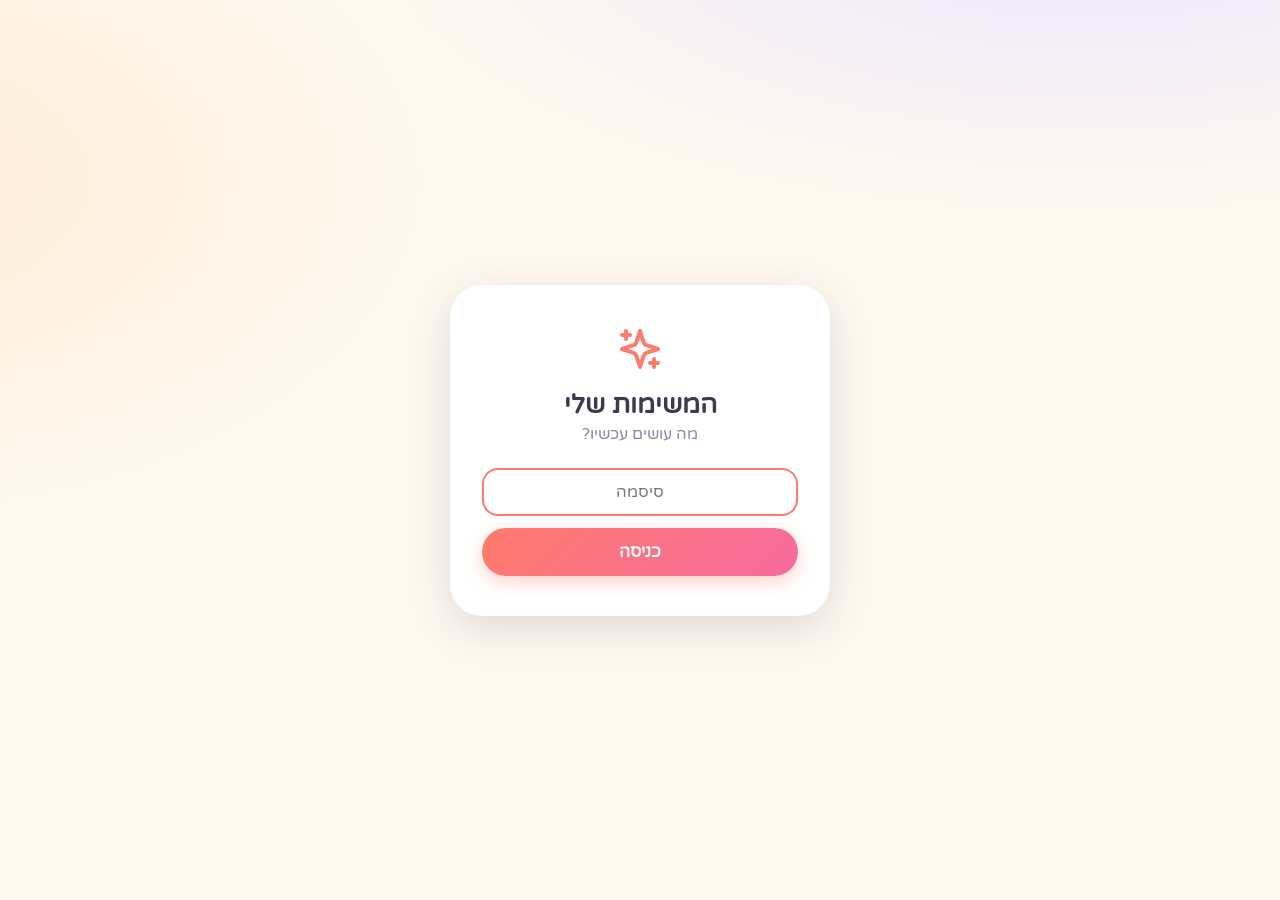
<file: index.html>
﻿<!DOCTYPE html>
<html lang="he" dir="rtl">
<head>
<meta charset="UTF-8">
<meta name="viewport" content="width=device-width, initial-scale=1, viewport-fit=cover">
<title>המשימות שלי</title>
<meta name="description" content="מערכת משימות אישית בהשראת GTD">
<meta name="theme-color" content="#FFF8F0">
<link rel="manifest" href="manifest.webmanifest">
<link rel="icon" href="icons/icon-192.png">
<link rel="apple-touch-icon" href="icons/icon-192.png">
<meta name="apple-mobile-web-app-capable" content="yes">
<meta name="apple-mobile-web-app-status-bar-style" content="default">
<link rel="preconnect" href="https://fonts.googleapis.com">
<link rel="preconnect" href="https://fonts.gstatic.com" crossorigin>
<link href="https://fonts.googleapis.com/css2?family=Varela+Round&display=swap" rel="stylesheet">
<link rel="stylesheet" href="css/style.css?v=47">
</head>
<body>

<!-- מסך כניסה -->
<div id="login-screen" class="login-screen hidden">
  <div class="login-card">
    <div class="login-logo" id="login-logo"></div>
    <h1>המשימות שלי</h1>
    <p class="login-sub">מה עושים עכשיו?</p>
    <form id="login-form">
      <!-- שם משתמש קבוע ונסתר: כדי שהדפדפן ישמור את הסיסמה בנפרד משאר האפליקציות ב-chepti.com -->
      <input type="text" name="username" autocomplete="username" value="tasks" readonly style="display:none">
      <input type="password" id="login-password" placeholder="סיסמה" autocomplete="current-password">
      <button type="submit" class="btn btn-primary btn-lg">כניסה</button>
    </form>
    <p id="login-error" class="login-error hidden">הסיסמה לא נכונה, נסי שוב</p>
  </div>
</div>

<!-- האפליקציה -->
<div id="app" class="app hidden">

  <header class="topbar">
    <div class="topbar-title">
      <span id="greeting">בוקר טוב</span>
      <button id="offline-badge" class="offline-badge hidden" type="button"></button>
    </div>
    <nav class="topnav" id="topnav"></nav>
    <div class="topbar-actions">
      <button class="icon-btn" id="btn-select" title="בחירה מרובה"></button>
      <button class="icon-btn" id="btn-search" title="חיפוש בכל המערכת"></button>
      <button class="icon-btn" id="btn-history" title="היסטוריה"></button>
      <button class="icon-btn" id="btn-settings" title="הגדרות"></button>
    </div>
  </header>

  <main id="main" class="main"></main>

  <footer class="app-footer">
    <a class="footer-credit" href="https://chepti.com" target="_blank" rel="noopener">
      <span id="footer-mark"></span>
      <span>חולמים תקשוב</span>
    </a>
    <button class="btn btn-ghost footer-feedback" id="btn-feedback">
      <span id="footer-fb-icon"></span> משוב
    </button>
  </footer>

  <nav class="bottomnav" id="bottomnav"></nav>

  <button class="fab" id="fab" title="משימה חדשה"></button>

  <!-- סרגל פעולות על כמה משימות שנבחרו -->
  <div class="bulk-bar hidden" id="bulk-bar">
    <span class="bulk-count" id="bulk-count"></span>
    <div class="bulk-actions">
      <button class="btn btn-primary" id="bulk-complete" title="סימון כבוצע"></button>
      <button class="btn btn-ghost" id="bulk-edit" title="הגדרות לכולן"></button>
      <button class="btn btn-danger" id="bulk-drop" title="מחיקה"></button>
      <button class="btn btn-ghost" id="bulk-cancel" title="ביטול בחירה"></button>
    </div>
  </div>
</div>

<!-- גיליון עריכת משימה -->
<div class="sheet-backdrop hidden" id="sheet-backdrop"></div>
<div class="sheet hidden" id="task-sheet"></div>

<!-- מודאל כללי (היסטוריה / הדבקה / הגדרות / פרויקט) -->
<div class="modal-backdrop hidden" id="modal-backdrop">
  <div class="modal" id="modal"></div>
</div>

<div id="toast" class="toast hidden"></div>
<canvas id="confetti-canvas"></canvas>

<script src="js/app.js?v=47"></script>
<script>
(function () {
  if (!('serviceWorker' in navigator)) return;
  var reloading = false;
  navigator.serviceWorker.addEventListener('controllerchange', function () {
    if (reloading) return;
    reloading = true;
    location.reload();
  });
  navigator.serviceWorker.getRegistrations().then(function (regs) {
    return Promise.all(regs.map(function (r) {
      var path = (r.scope || '').replace(location.origin, '');
      if (path === '/' || path === '') return r.unregister();
    }));
  }).then(function () {
    return navigator.serviceWorker.register('sw.js', { scope: './' });
  }).then(function (reg) {
    if (reg.waiting) reg.waiting.postMessage({ type: 'SKIP_WAITING' });
    reg.addEventListener('updatefound', function () {
      var nw = reg.installing;
      if (!nw) return;
      nw.addEventListener('statechange', function () {
        if (nw.state === 'installed' && navigator.serviceWorker.controller) {
          nw.postMessage({ type: 'SKIP_WAITING' });
        }
      });
    });
  }).catch(function () {});
})();
</script>
</body>
</html>
</file>
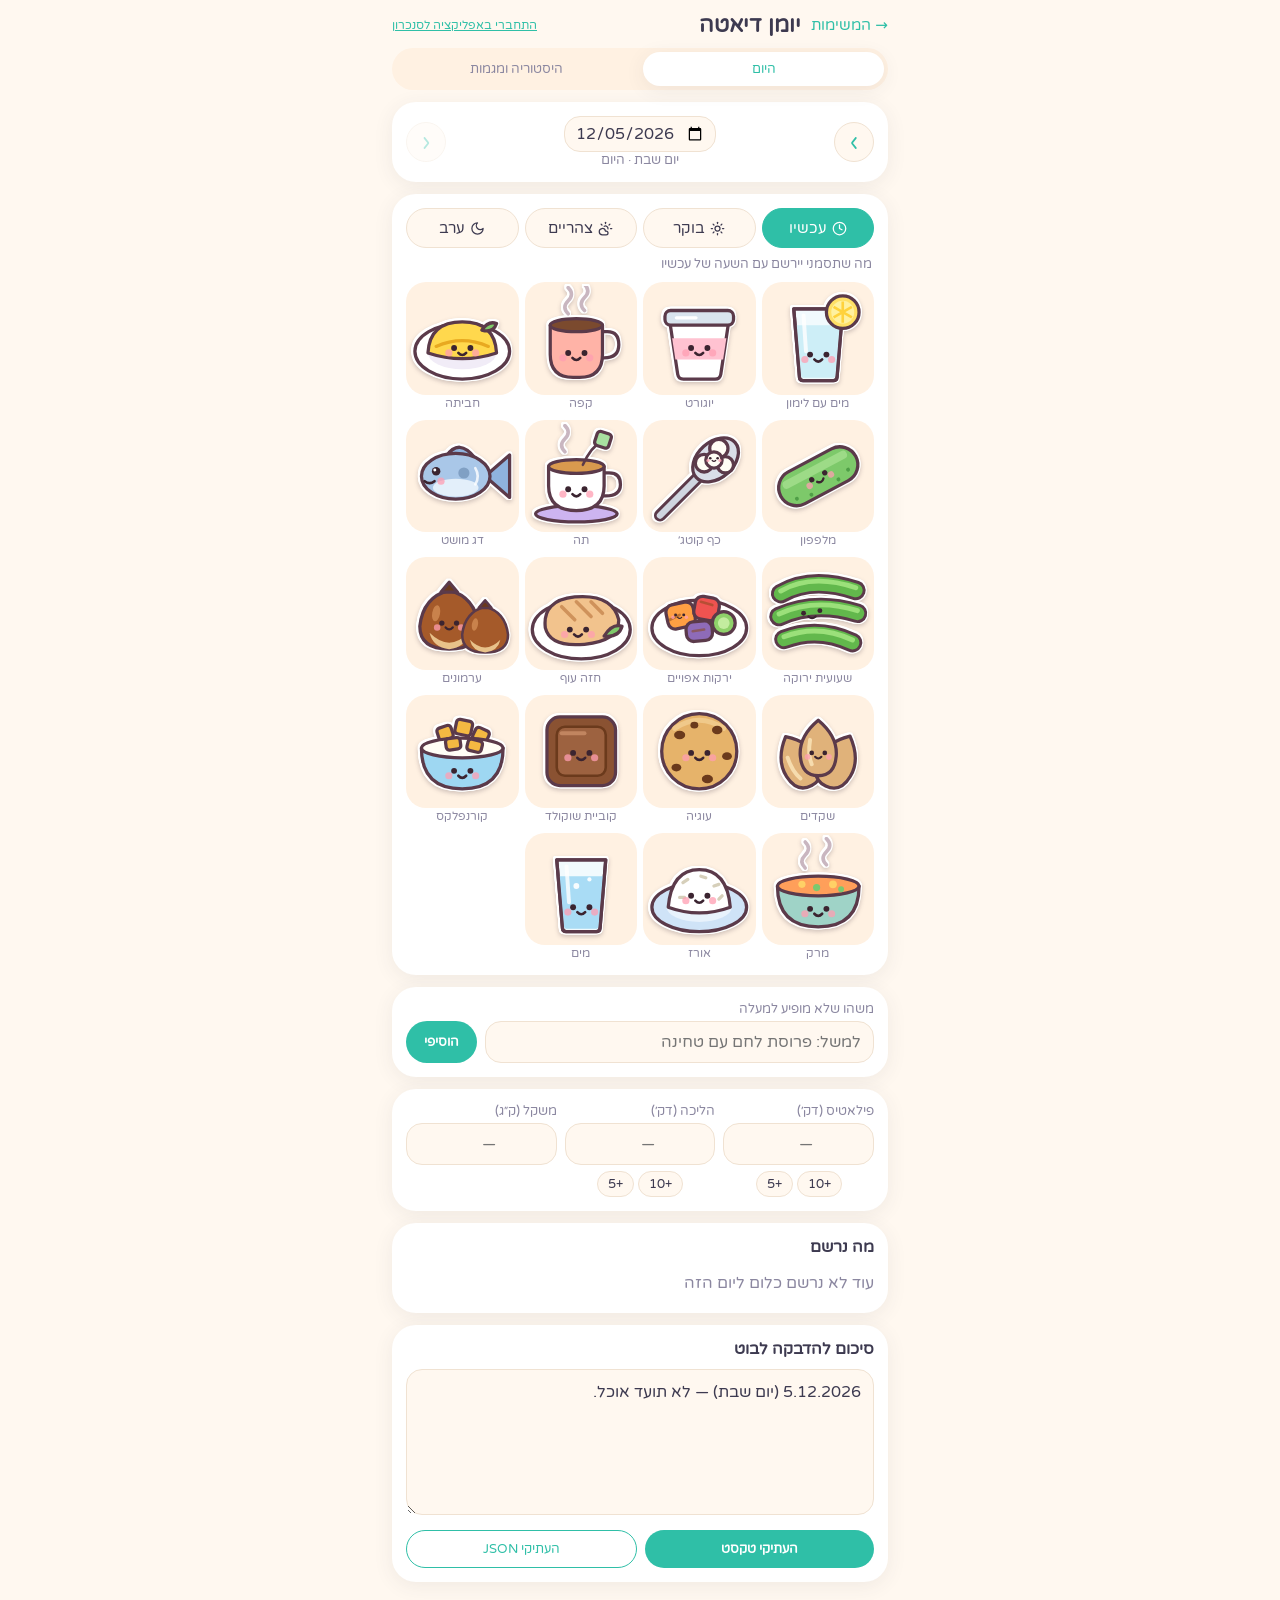
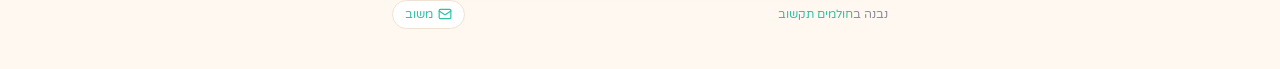
<file: diet.html>
<!DOCTYPE html>
<html lang="he" dir="rtl">
<head>
<meta charset="UTF-8">
<meta name="viewport" content="width=device-width, initial-scale=1, viewport-fit=cover">
<meta name="theme-color" content="#FFF8F0">
<title>יומן דיאטה</title>
<link rel="icon" type="image/png" href="icons/icon-192.png">
<link rel="preconnect" href="https://fonts.googleapis.com">
<link rel="preconnect" href="https://fonts.gstatic.com" crossorigin>
<link href="https://fonts.googleapis.com/css2?family=Varela+Round&display=swap" rel="stylesheet">
<link rel="stylesheet" href="diet/diet.css?v=1">
</head>
<body>
<div id="diet-app"></div>
<script type="module" src="diet/main.js?v=1"></script>
</body>
</html>
</file>
<file: css/style.css>
/* ============ המשימות שלי — עיצוב ============ */

:root {
  --bg: #FFF8F0;
  --bg-soft: #FFF1E2;
  --card: #FFFFFF;
  --ink: #3D3A50;
  --ink-soft: #8B87A0;
  --ink-faint: #C3C0D2;

  --coral: #FF7B6B;
  --coral-soft: #FFE3DE;
  --peach: #FFB25E;
  --peach-soft: #FFEDD6;
  --teal: #2FBFA7;
  --teal-soft: #D9F5EF;
  --lilac: #9B8CFF;
  --lilac-soft: #EAE6FF;
  --sky: #5BB8F5;
  --sky-soft: #DFF0FD;
  --rose: #F56BA0;
  --rose-soft: #FDE1EC;

  --shadow: 0 4px 20px rgba(61, 58, 80, .08);
  --shadow-lg: 0 12px 40px rgba(61, 58, 80, .16);
  --r-card: 24px;
  --r-pill: 999px;
  --nav-h: 68px;
}

* { box-sizing: border-box; margin: 0; padding: 0; }

html { -webkit-text-size-adjust: 100%; }

body {
  font-family: 'Varela Round', system-ui, sans-serif;
  background:
    radial-gradient(1200px 500px at 85% -10%, var(--lilac-soft) 0%, transparent 60%),
    radial-gradient(1000px 600px at -10% 20%, var(--peach-soft) 0%, transparent 55%),
    var(--bg);
  background-attachment: fixed;
  color: var(--ink);
  min-height: 100dvh;
  direction: rtl;
}

.hidden { display: none !important; }

svg { display: block; flex-shrink: 0; }

button {
  font-family: inherit;
  border: none;
  background: none;
  cursor: pointer;
  color: inherit;
}

input, textarea, select {
  font-family: inherit;
  font-size: 1rem;
  color: var(--ink);
  border: 2px solid transparent;
  background: var(--bg-soft);
  border-radius: 16px;
  padding: 12px 16px;
  width: 100%;
  outline: none;
  transition: border-color .15s, background .15s;
}
input:focus, textarea:focus, select:focus {
  border-color: var(--coral);
  background: #fff;
}
textarea { resize: vertical; min-height: 70px; }

/* ============ כפתורים ============ */

.btn {
  display: inline-flex;
  align-items: center;
  justify-content: center;
  gap: 8px;
  border-radius: var(--r-pill);
  padding: 10px 20px;
  font-size: .95rem;
  font-weight: 600;
  transition: transform .12s, box-shadow .12s, background .15s;
}
.btn:active { transform: scale(.96); }
.btn-primary {
  background: linear-gradient(135deg, var(--coral), var(--rose));
  color: #fff;
  box-shadow: 0 6px 18px rgba(255, 123, 107, .35);
}
.btn-primary:hover { box-shadow: 0 8px 24px rgba(255, 123, 107, .45); }
.btn-ghost { background: var(--bg-soft); color: var(--ink); border: 2px solid transparent; }
/* בתוך גיליון/מודאל הרקע לבן, ואז bg-soft לבד לא נראה כמו כפתור — מסגרת נותנת גוף */
.sheet .btn-ghost, .modal .btn-ghost { background: #fff; border-color: var(--ink-faint); }
.sheet .btn-ghost:hover, .modal .btn-ghost:hover { border-color: var(--coral); color: var(--coral); background: var(--coral-soft); }
.btn-ghost:hover { background: var(--coral-soft); }
.btn-lg { padding: 14px 28px; font-size: 1.05rem; width: 100%; }
.btn-danger { background: var(--coral-soft); color: #D8402F; }

.icon-btn {
  width: 42px; height: 42px;
  border-radius: var(--r-pill);
  display: inline-flex; align-items: center; justify-content: center;
  color: var(--ink-soft);
  background: rgba(255,255,255,.7);
  box-shadow: var(--shadow);
  transition: transform .12s, color .15s;
}
.icon-btn:hover { color: var(--coral); transform: scale(1.06); }
.icon-btn.on { color: #6A58E0; background: var(--lilac-soft); }
.bulk-bar .btn:disabled { opacity: .4; pointer-events: none; }

/* ============ מסך כניסה ============ */

.login-screen {
  position: fixed; inset: 0;
  display: flex; align-items: center; justify-content: center;
  padding: 24px;
  z-index: 100;
}
.login-card {
  background: var(--card);
  border-radius: 32px;
  box-shadow: var(--shadow-lg);
  padding: 40px 32px;
  width: 100%; max-width: 380px;
  text-align: center;
  animation: pop-in .35s cubic-bezier(.34,1.56,.64,1);
}
.login-logo { display: flex; justify-content: center; margin-bottom: 16px; color: var(--coral); }
.login-card h1 { font-size: 1.6rem; margin-bottom: 4px; }
.login-sub { color: var(--ink-soft); margin-bottom: 24px; }
.login-card input { text-align: center; margin-bottom: 12px; }
.login-error { color: #D8402F; margin-top: 12px; font-size: .9rem; }

/* ============ מבנה ============ */

.app { min-height: 100dvh; padding-bottom: calc(var(--nav-h) + 20px); }

.topbar {
  display: flex; align-items: center; justify-content: space-between;
  gap: 12px;
  padding: 18px 20px 10px;
  max-width: 1100px; margin: 0 auto;
}
.topbar-title { font-size: 1.35rem; font-weight: 600; white-space: nowrap; }
.topbar-actions { display: flex; gap: 8px; }

.topnav { display: none; gap: 6px; }

.main {
  max-width: 1100px;
  margin: 0 auto;
  padding: 10px 16px 40px;
}

/* ניווט תחתון — מובייל */
.bottomnav {
  position: fixed; bottom: 0; right: 0; left: 0;
  height: calc(var(--nav-h) + env(safe-area-inset-bottom));
  padding-bottom: env(safe-area-inset-bottom);
  background: rgba(255,255,255,.92);
  backdrop-filter: blur(14px);
  -webkit-backdrop-filter: blur(14px);
  box-shadow: 0 -4px 24px rgba(61,58,80,.10);
  display: flex; justify-content: space-around; align-items: center;
  z-index: 40;
}
.nav-item {
  display: flex; flex-direction: column; align-items: center; gap: 3px;
  color: var(--ink-soft);
  font-size: .72rem; font-weight: 600;
  padding: 8px 14px;
  border-radius: 18px;
  transition: color .15s, transform .12s;
}
.nav-item.active { color: var(--coral); }
.nav-item.active svg { transform: scale(1.1); }
.nav-item svg { transition: transform .15s; }

/* ניווט עליון — מחשב */
@media (min-width: 800px) {
  .bottomnav { display: none; }
  .app { padding-bottom: 40px; }
  .topnav { display: flex; }
  .topnav .nav-item {
    flex-direction: row; gap: 8px;
    font-size: .95rem;
    padding: 10px 18px;
    border-radius: var(--r-pill);
  }
  .topnav .nav-item.active { background: var(--coral-soft); }
}

/* כפתור צף */
.fab {
  position: fixed;
  bottom: calc(var(--nav-h) + 18px + env(safe-area-inset-bottom));
  left: 18px;
  width: 60px; height: 60px;
  border-radius: var(--r-pill);
  background: linear-gradient(135deg, var(--coral), var(--rose));
  color: #fff;
  display: flex; align-items: center; justify-content: center;
  box-shadow: 0 8px 24px rgba(255,123,107,.45);
  z-index: 41;
  transition: transform .15s;
}
.fab:hover { transform: scale(1.08) rotate(90deg); }
@media (min-width: 800px) { .fab { bottom: 28px; left: 28px; } }
.app.selecting .fab { display: none; }

/* סרגל bulk — מעל הניווט התחתון, מוסתר כשאין בחירה */
.bulk-bar {
  position: fixed;
  z-index: 45;
  right: 12px; left: 12px;
  bottom: calc(var(--nav-h) + 10px + env(safe-area-inset-bottom));
  background: rgba(255,255,255,.96);
  backdrop-filter: blur(14px);
  -webkit-backdrop-filter: blur(14px);
  border-radius: 22px;
  box-shadow: var(--shadow-lg);
  padding: 10px 12px;
  display: flex;
  align-items: center;
  gap: 8px;
  flex-wrap: wrap;
}
.bulk-bar .bulk-count {
  font-weight: 600;
  padding: 0 8px;
  color: #6A58E0;
  white-space: nowrap;
}
.bulk-bar .bulk-actions {
  display: flex; gap: 6px; flex: 1; justify-content: flex-end; flex-wrap: wrap;
}
.bulk-bar .btn { padding: 8px 14px; font-size: .85rem; }
.app.selecting .toast {
  bottom: calc(var(--nav-h) + 90px + env(safe-area-inset-bottom));
}
@media (min-width: 800px) {
  .bulk-bar {
    bottom: 24px;
    max-width: 760px;
    width: calc(100% - 48px);
    margin: 0 auto;
  }
  .app.selecting .toast { bottom: 100px; }
}

/* ============ צ'יפים ופילים ============ */

.chips { display: flex; flex-wrap: wrap; gap: 8px; }

/* כבוי = לבן עם מסגרת נראית וטקסט כהה; דלוק = מלא בצבע עם צל.
   בלי המסגרת הצ'יפים הכבויים נבלעים ברקע הקרם ואי אפשר לראות מה נבחר. */
.chip {
  display: inline-flex; align-items: center; gap: 6px;
  border-radius: var(--r-pill);
  padding: 7px 14px;
  font-size: .85rem; font-weight: 600;
  background: var(--card);
  color: var(--ink);
  border: 2px solid var(--ink-faint);
  box-shadow: var(--shadow);
  transition: all .15s;
  white-space: nowrap;
}
.chip svg { color: var(--ink-soft); }
button.chip:hover { transform: translateY(-1px); border-color: var(--ink-soft); }
/* טקסט כהה ולא לבן: הפלטה פסטלית, ולבן עליה נותן יחס קונטרסט ~2.2 (בלתי קריא).
   כהה על אותו פסטל מגיע ל-4:1 עד 6:1 בלי לשנות את הצבעוניות של האפליקציה. */
.chip.on {
  color: var(--ink);
  border-color: transparent;
  box-shadow: 0 4px 14px rgba(61, 58, 80, .25);
}
.chip.on svg { color: var(--ink); }
.chip.on.c-coral { background: var(--coral); }
.chip.on.c-teal  { background: var(--teal); }
.chip.on.c-lilac { background: var(--lilac); }
.chip.on.c-sky   { background: var(--sky); }
.chip.on.c-peach { background: var(--peach); }
.chip.on.c-rose  { background: var(--rose); }
/* לילך וורוד היו כהים מדי לטקסט כהה (3.9) — גוון בהיר במקצת מביא אותם ל-4.9 */
.chip.on.c-lilac { background: #AEA0FF; }
.chip.on.c-rose  { background: #F98AB6; }
/* דגימות צבע (בורר צבע לפרויקט/אפליקציה) — הצבע עצמו הוא התוכן, בלי מסגרת */
.chip[data-color] { border-color: transparent; }

/* תגית קטנה על כרטיס משימה */
.tag {
  display: inline-flex; align-items: center; gap: 4px;
  border-radius: var(--r-pill);
  padding: 3px 10px;
  font-size: .72rem; font-weight: 600;
}
.tag.t-coral { background: var(--coral-soft); color: #D8402F; }
.tag.t-teal  { background: var(--teal-soft);  color: #12907B; }
.tag.t-lilac { background: var(--lilac-soft); color: #6A58E0; }
.tag.t-sky   { background: var(--sky-soft);   color: #1F7FC4; }
.tag.t-peach { background: var(--peach-soft); color: #C77518; }
.tag.t-rose  { background: var(--rose-soft);  color: #D14383; }
.tag.t-gray  { background: var(--bg-soft);    color: var(--ink-soft); }

/* ============ קטעים וכרטיסים ============ */

.section-title {
  display: flex; align-items: center; gap: 8px;
  font-size: 1.05rem; font-weight: 600;
  color: var(--ink);
  margin: 22px 4px 10px;
}
.section-title .count {
  background: var(--bg-soft); color: var(--ink-soft);
  border-radius: var(--r-pill);
  font-size: .75rem; padding: 2px 10px;
}

.card {
  background: var(--card);
  border-radius: var(--r-card);
  box-shadow: var(--shadow);
  padding: 18px;
}

/* משימה */
.task-list { display: flex; flex-direction: column; gap: 10px; }

.task-card {
  display: flex; align-items: flex-start; gap: 12px;
  background: var(--card);
  border-radius: 20px;
  box-shadow: var(--shadow);
  padding: 14px 16px;
  cursor: pointer;
  transition: transform .12s, box-shadow .15s, opacity .3s;
  animation: rise-in .25s ease both;
}
.task-card:hover { transform: translateY(-2px); box-shadow: var(--shadow-lg); }

.task-card.completing {
  animation: complete-pop .5s ease forwards;
}
@keyframes complete-pop {
  30% { transform: scale(1.03); background: var(--teal-soft); }
  100% { transform: scale(.9); opacity: 0; height: 0; }
}

.check-circle {
  width: 30px; height: 30px;
  min-width: 30px;
  border-radius: 50%;
  border: 2.5px solid var(--ink-faint);
  display: flex; align-items: center; justify-content: center;
  color: transparent;
  transition: all .15s;
  margin-top: 2px;
}
.check-circle:hover { border-color: var(--teal); background: var(--teal-soft); color: var(--teal); }
.check-circle.checked { border-color: var(--teal); background: var(--teal); color: #fff; }

.task-body { flex: 1; min-width: 0; }
.task-title { font-size: 1rem; line-height: 1.35; word-break: break-word; }
/* עומד בפני עצמו כדי שיחול גם על שורות "בוצעו" בתוך פרויקט, לא רק על כרטיס משימה */
.done-text { text-decoration: line-through; color: var(--ink-soft); }
.task-notes { font-size: .82rem; color: var(--ink-soft); margin-top: 3px; white-space: pre-line; }
.task-tags { display: flex; flex-wrap: wrap; align-items: center; gap: 5px; margin-top: 8px; }
.tag-sep {
  color: var(--ink-faint);
  font-weight: 400;
  padding: 0 3px;
  font-size: .85rem;
  line-height: 1;
}

/* כוכב וירח זה לצד זה בסוף השורה, בגודל של עיגול הביצוע — קל ללחוץ בטלפון */
.task-side { display: flex; flex-direction: row; align-items: center; gap: 6px; margin-top: 2px; }

.star-btn, .defer-btn {
  width: 30px; height: 30px;
  min-width: 30px;
  padding: 0;
  border-radius: 50%;
  display: flex; align-items: center; justify-content: center;
  color: var(--ink-faint);
  transition: color .15s, transform .15s, background .15s;
}
.star-btn:hover { transform: scale(1.12); background: var(--peach-soft); color: var(--peach); }
.star-btn.on { color: var(--peach); }
.defer-btn:hover { transform: scale(1.12); background: var(--lilac-soft); color: var(--lilac); }

/* פופ־אובר "לא מתאים עכשיו" */
.defer-pop {
  position: absolute;
  background: var(--card);
  border-radius: 20px;
  box-shadow: var(--shadow-lg);
  padding: 10px;
  z-index: 60;
  display: flex; flex-direction: column; gap: 4px;
  min-width: 210px;
  animation: pop-in .18s cubic-bezier(.34,1.56,.64,1);
}
.defer-pop button {
  display: flex; align-items: center; gap: 10px;
  padding: 10px 12px;
  border-radius: 14px;
  font-size: .9rem; font-weight: 600;
  color: var(--ink);
  text-align: right;
}
.defer-pop button:hover { background: var(--bg-soft); }
.defer-pop button svg { color: var(--ink-soft); }

/* ============ תצוגת "עכשיו" ============ */

.now-hero {
  background: linear-gradient(135deg, var(--lilac-soft), var(--sky-soft));
  border-radius: var(--r-card);
  padding: 20px;
  margin-bottom: 16px;
}
.now-hero h2 { font-size: 1.15rem; margin-bottom: 12px; display: flex; align-items: center; gap: 8px; }
.filter-row { display: flex; align-items: center; gap: 8px; margin-bottom: 10px; flex-wrap: wrap; }
.filter-row:last-child { margin-bottom: 0; }
.filter-label {
  font-size: .8rem; font-weight: 600; color: var(--ink-soft);
  min-width: 52px;
  display: flex; align-items: center; gap: 4px;
}

.empty-state {
  text-align: center;
  padding: 48px 20px;
  color: var(--ink-soft);
}
.empty-state svg { margin: 0 auto 14px; color: var(--ink-faint); }
.empty-state p { font-size: 1rem; }
.empty-state .sub { font-size: .85rem; margin-top: 6px; color: var(--ink-faint); }

/* ============ פרויקטים ============ */

.projects-grid { display: grid; grid-template-columns: 1fr; gap: 14px; }
@media (min-width: 800px) { .projects-grid { grid-template-columns: 1fr 1fr; } }

.project-card { padding: 18px; }
.project-head { display: flex; align-items: center; gap: 10px; cursor: pointer; }
.project-dot { width: 14px; height: 14px; border-radius: 50%; }
.project-name { font-size: 1.05rem; font-weight: 600; flex: 1; }
.project-meta { font-size: .78rem; color: var(--ink-soft); }
.project-chevron { color: var(--ink-faint); transition: transform .2s; }
.project-card.open .project-chevron { transform: rotate(180deg); }

.progress-track {
  height: 8px; border-radius: var(--r-pill);
  background: var(--bg-soft);
  margin: 12px 0 4px;
  overflow: hidden;
}
.progress-fill {
  height: 100%;
  border-radius: var(--r-pill);
  background: linear-gradient(90deg, var(--teal), var(--sky));
  transition: width .4s ease;
}

.project-tasks { margin-top: 14px; display: flex; flex-direction: column; gap: 8px; }
.project-add {
  display: flex; gap: 8px; margin-top: 12px;
}
.project-add input { padding: 9px 14px; font-size: .9rem; }

/* ============ נצחונות ============ */

.wins-hero {
  background: linear-gradient(135deg, var(--peach-soft), var(--rose-soft));
  border-radius: var(--r-card);
  padding: 24px 20px;
  text-align: center;
  margin-bottom: 18px;
}
.wins-hero .big-num {
  font-size: 3rem; font-weight: 600;
  background: linear-gradient(135deg, var(--coral), var(--rose));
  -webkit-background-clip: text; background-clip: text;
  -webkit-text-fill-color: transparent;
  line-height: 1.1;
}
.wins-hero .label { color: var(--ink-soft); font-size: .95rem; }
.wins-stats { display: flex; justify-content: center; gap: 10px; margin-top: 14px; flex-wrap: wrap; }
.stat-pill {
  background: rgba(255,255,255,.75);
  border-radius: var(--r-pill);
  padding: 8px 16px;
  font-size: .85rem; font-weight: 600;
  display: flex; align-items: center; gap: 6px;
}
.celebrate-btn { margin-top: 16px; }

.day-group { margin-bottom: 20px; }
.day-head {
  display: flex; align-items: center; gap: 8px;
  font-weight: 600; color: var(--ink-soft);
  margin: 0 4px 8px;
  font-size: .92rem;
}
.day-head .day-count {
  background: var(--teal-soft); color: #12907B;
  border-radius: var(--r-pill); padding: 1px 9px; font-size: .75rem;
}

.win-card {
  display: flex; align-items: center; gap: 10px;
  background: var(--card);
  border-radius: 18px;
  box-shadow: var(--shadow);
  padding: 11px 14px;
  margin-bottom: 8px;
}
.win-check { color: var(--teal); }
/* נצחון שהגיע מרשימת רעיונות — קו צד עדין שמבדיל בלי להסיח */
.win-card.from-app { border-inline-start: 3px solid var(--lilac); }
.win-title { flex: 1; font-size: .95rem; }
.win-time { font-size: .72rem; color: var(--ink-faint); }
.win-undo { color: var(--ink-faint); padding: 4px; }
.win-undo:hover { color: var(--coral); }

/* ============ מלאי (הכל) ============ */

.quick-add {
  display: flex; gap: 8px;
  margin-bottom: 18px;
  position: sticky; top: 8px; z-index: 10;
}
.quick-add input {
  box-shadow: var(--shadow);
  background: var(--card);
  border-radius: var(--r-pill);
  padding: 13px 20px;
}
.quick-add .btn { min-width: 52px; padding: 10px; border-radius: var(--r-pill); }

/* ============ גיליון תחתון (עריכה) ============ */

.sheet-backdrop, .modal-backdrop {
  position: fixed; inset: 0;
  background: rgba(61,58,80,.35);
  backdrop-filter: blur(3px);
  z-index: 70;
  animation: fade-in .2s ease;
}

.sheet {
  position: fixed;
  bottom: 0; right: 0; left: 0;
  background: var(--card);
  border-radius: 28px 28px 0 0;
  box-shadow: var(--shadow-lg);
  z-index: 71;
  max-height: 88dvh;
  overflow-y: auto;
  padding: 10px 20px calc(24px + env(safe-area-inset-bottom));
  animation: slide-up .25s cubic-bezier(.3,1.2,.5,1);
}
@media (min-width: 800px) {
  .sheet {
    right: 50%; left: auto; bottom: auto; top: 50%;
    transform: translate(50%, -50%);
    width: 560px;
    border-radius: 28px;
    animation: pop-in .22s cubic-bezier(.34,1.56,.64,1);
  }
}
.sheet-handle {
  width: 44px; height: 5px; border-radius: var(--r-pill);
  background: var(--ink-faint);
  margin: 6px auto 14px;
}
@media (min-width: 800px) { .sheet-handle { display: none; } }

.sheet h3 { font-size: 1.1rem; margin-bottom: 14px; }
.field { margin-bottom: 14px; }
.field-label {
  font-size: .8rem; font-weight: 600; color: var(--ink-soft);
  margin-bottom: 6px;
  display: flex; align-items: center; gap: 5px;
}
/* חובה :not(.on) — אחרת הכלל הזה (שמופיע מאוחר יותר בקובץ, באותה עדיפות)
   דורס את background של .chip.on.c-* והצ'יפ הנבחר יוצא רקע בהיר עם טקסט לבן. */
.field .chips .chip:not(.on) { box-shadow: none; background: #fff; }
.field .chips .chip.on { box-shadow: 0 3px 10px rgba(61, 58, 80, .2); }
.sheet-actions {
  display: flex; gap: 10px; margin-top: 20px;
  align-items: center;
}
.sheet-actions .btn-primary { flex: 1; }

.row-2 { display: grid; grid-template-columns: 1fr 1fr; gap: 10px; }

/* ============ מודאל ============ */

.modal-backdrop { display: flex; align-items: center; justify-content: center; padding: 20px; }
.modal {
  background: var(--card);
  border-radius: 28px;
  box-shadow: var(--shadow-lg);
  width: 100%; max-width: 640px;
  max-height: 84dvh;
  overflow-y: auto;
  padding: 24px;
  animation: pop-in .22s cubic-bezier(.34,1.56,.64,1);
}
.modal h3 { display: flex; align-items: center; gap: 8px; margin-bottom: 16px; }

.history-item {
  display: flex; align-items: center; gap: 10px;
  padding: 10px 4px;
  border-bottom: 1px solid var(--bg-soft);
  font-size: .88rem;
}
.history-item .h-what { flex: 1; min-width: 0; }
.history-item .h-title { font-weight: 600; overflow: hidden; text-overflow: ellipsis; white-space: nowrap; }
.history-item .h-meta { color: var(--ink-soft); font-size: .75rem; }
.history-item .btn { padding: 6px 14px; font-size: .8rem; }

/* ============ טוסט ============ */

.toast {
  position: fixed;
  bottom: calc(var(--nav-h) + 20px + env(safe-area-inset-bottom));
  right: 50%;
  transform: translateX(50%);
  background: var(--ink);
  color: #fff;
  border-radius: var(--r-pill);
  padding: 12px 22px;
  font-size: .9rem;
  box-shadow: var(--shadow-lg);
  z-index: 90;
  display: flex; align-items: center; gap: 10px;
  animation: rise-in .25s ease;
}
.toast .toast-action { color: var(--peach); font-weight: 600; }

/* ============ קונפטי ============ */

#confetti-canvas {
  position: fixed; inset: 0;
  pointer-events: none;
  z-index: 95;
}

/* ============ הדרכות ============ */

.offline-badge {
  display: inline-flex; align-items: center; gap: 5px;
  background: var(--peach-soft); color: #C77518;
  border: 2px solid transparent;
  border-radius: var(--r-pill);
  padding: 4px 12px;
  font-size: .72rem; font-weight: 600;
  margin-inline-start: 10px;
  vertical-align: middle;
  cursor: pointer;
  transition: all .15s;
}
.offline-badge:hover { border-color: var(--peach); transform: translateY(-1px); }
.offline-badge.has-failed { background: var(--coral-soft); color: #C43A28; }
.offline-badge.has-failed:hover { border-color: var(--coral); }

/* פאנל סנכרון */
.sync-summary {
  border-radius: 14px; padding: 10px 14px; margin-bottom: 12px;
  font-size: .88rem; font-weight: 600;
}
.sync-summary.ok { background: var(--teal-soft); color: #12907B; }
.sync-summary.bad { background: var(--coral-soft); color: #C43A28; }
.sync-row {
  display: flex; align-items: flex-start; gap: 8px;
  padding: 9px 10px; margin-bottom: 6px;
  border-radius: 14px;
  background: var(--bg-soft);
  border-inline-start: 3px solid var(--peach);
}
.sync-row.failed { background: var(--coral-soft); border-inline-start-color: var(--coral); }
.sync-main { flex: 1; min-width: 0; }
.sync-what { font-weight: 600; font-size: .9rem; }
.sync-detail {
  font-size: .82rem; color: var(--ink); margin-top: 3px;
  white-space: pre-wrap; word-break: break-word;
}
.sync-meta { font-size: .74rem; color: var(--ink-soft); margin-top: 4px; }
.sync-err { color: #C43A28; font-weight: 600; }
.sync-row .icon-btn { width: 30px; height: 30px; box-shadow: none; background: rgba(255,255,255,.7); flex-shrink: 0; }

/* משימות שבוצעו בתוך פרויקט */
.project-tasks.done-list { opacity: .8; margin-top: 6px; }

.training-strip {
  display: flex; align-items: center; gap: 10px;
  width: 100%;
  background: var(--card);
  border-radius: var(--r-pill);
  box-shadow: var(--shadow);
  padding: 11px 18px;
  margin-bottom: 14px;
  color: var(--ink);
  font-size: .9rem; font-weight: 600;
  transition: transform .12s, box-shadow .15s;
}
.training-strip:hover { transform: translateY(-1px); box-shadow: var(--shadow-lg); }
.training-strip svg { color: var(--lilac); }
.strip-main { flex: 1; text-align: right; overflow: hidden; text-overflow: ellipsis; white-space: nowrap; }
.strip-when { color: var(--ink-soft); font-size: .78rem; white-space: nowrap; }

.training-hero {
  background: linear-gradient(135deg, var(--lilac-soft), var(--rose-soft));
  border-radius: var(--r-card);
  padding: 22px 20px;
  margin-bottom: 18px;
  cursor: pointer;
  transition: transform .12s, box-shadow .15s;
}
.training-hero:hover { transform: translateY(-2px); box-shadow: var(--shadow-lg); }
.training-hero-top { display: flex; gap: 8px; margin-bottom: 10px; }
.training-hero h2 { font-size: 1.35rem; margin-bottom: 10px; }
.training-hero-meta {
  display: flex; flex-wrap: wrap; gap: 14px;
  color: var(--ink-soft); font-size: .9rem; font-weight: 600;
}
.training-hero-meta span { display: inline-flex; align-items: center; gap: 5px; }
.training-hero-msg {
  margin-top: 12px;
  background: rgba(255,255,255,.6);
  border-radius: 14px;
  padding: 10px 14px;
  font-size: .88rem;
  display: flex; align-items: center; gap: 7px;
}
.training-hero-actions { display: flex; flex-wrap: wrap; gap: 8px; margin-top: 14px; }
.hero-btn { background: rgba(255,255,255,.75); font-size: .85rem; padding: 8px 16px; }

.training-card { cursor: pointer; padding: 15px 16px; }
.training-card:hover { transform: translateY(-2px); box-shadow: var(--shadow-lg); }
.training-head { display: flex; gap: 10px; }
.training-topic { font-size: 1.02rem; font-weight: 600; }
.training-meta { display: flex; flex-wrap: wrap; gap: 5px; margin-top: 7px; }
.training-contact {
  display: flex; align-items: center; gap: 6px;
  color: var(--ink-soft); font-size: .82rem; margin-top: 7px;
}
.training-actions {
  display: flex; flex-wrap: wrap; gap: 6px;
  margin-top: 12px;
  padding-top: 12px;
  border-top: 1px dashed var(--bg-soft);
}

.pill-toggle {
  display: inline-flex; align-items: center; gap: 6px;
  border-radius: var(--r-pill);
  padding: 8px 15px;
  font-size: .82rem; font-weight: 600;
  background: #fff;
  color: var(--ink);
  border: 2px solid var(--ink-faint);
  transition: all .15s;
}
.pill-toggle svg { color: var(--ink-soft); }
.pill-toggle:hover { transform: translateY(-1px); border-color: var(--teal); }
/* גם כאן טקסט כהה — לבן על טורקיז פסטלי נותן 2.3 בלבד, כהה נותן 4.8 */
.pill-toggle.on { background: var(--teal); color: var(--ink); border-color: var(--teal); box-shadow: 0 4px 12px rgba(47,191,167,.35); }
.pill-toggle.on svg { color: var(--ink); }
.pill-toggle.small { padding: 7px 11px; }
@media (max-width: 500px) {
  .pill-toggle.small .fu-label { display: none; }
}

.finished-toggle { font-family: inherit; font-size: 1.05rem; }

.sheet-section {
  display: flex; align-items: center; gap: 7px;
  font-weight: 600; font-size: .95rem;
  color: var(--ink);
  margin: 20px 0 10px;
  padding-bottom: 6px;
  border-bottom: 2px solid var(--bg-soft);
}
.sheet-section svg { color: var(--coral); }

.url-row { display: flex; gap: 8px; align-items: center; }
.url-row input { flex: 1; }
.url-row .icon-btn { flex-shrink: 0; }

.check-row {
  display: flex; align-items: center; gap: 9px;
  padding: 9px 4px;
  font-size: .92rem;
  cursor: pointer;
}
.check-row input[type="checkbox"] {
  width: 20px; height: 20px;
  accent-color: var(--teal);
  flex-shrink: 0;
}
.check-row svg { color: var(--ink-soft); }

.day-hint {
  color: var(--lilac); font-size: .82rem; font-weight: 600;
  margin: -6px 4px 10px;
  min-height: 1em;
}

.gcal-btn { width: 100%; margin-bottom: 10px; }

.gcal-box {
  display: flex; gap: 12px;
  background: var(--bg-soft);
  border-radius: 18px;
  padding: 14px 16px;
  margin-bottom: 12px;
  font-size: .9rem; line-height: 1.5;
}
.gcal-num {
  width: 28px; height: 28px; flex-shrink: 0;
  border-radius: 50%;
  background: var(--lilac); color: #fff;
  display: flex; align-items: center; justify-content: center;
  font-weight: 600;
}
.gcal-box input[readonly] { font-size: .8rem; background: #fff; }

/* ---- טופס הדרכה קומפקטי ---- */
.sheet-topbar {
  display: flex; align-items: center; justify-content: space-between;
  gap: 8px; margin-bottom: 6px;
}
.sheet-topbar h3 { margin: 0; flex: 1; text-align: center; font-size: 1.12rem; }
.corner-btn {
  width: 38px; height: 38px; flex-shrink: 0;
  border-radius: 50%;
  display: flex; align-items: center; justify-content: center;
  color: var(--ink-soft); background: var(--bg-soft);
  transition: transform .12s, background .15s, color .15s;
}
.corner-btn:hover { transform: scale(1.06); }
.corner-btn.danger { color: #D8402F; background: var(--coral-soft); }
/* כמה כפתורי פינה יחד (העתקה + מחיקה) בלי לשבור את מרכוז הכותרת */
.corner-group { display: flex; align-items: center; gap: 6px; flex-shrink: 0; }

.sheet-divider {
  display: flex; align-items: center; gap: 10px;
  margin: 16px 0 9px;
  color: var(--ink); font-weight: 600; font-size: .88rem;
}
.sheet-divider::before, .sheet-divider::after {
  content: ''; height: 1.5px; flex: 1; border-radius: 2px;
  background: var(--bg-soft);
}
.sheet-divider span { display: inline-flex; align-items: center; gap: 6px; white-space: nowrap; }
.sheet-divider span svg { color: var(--coral); }

.tgrid { display: grid; grid-template-columns: repeat(3, 1fr); gap: 9px 10px; }
.tgrid.c2 { grid-template-columns: 1fr 1fr; }
.cell { display: flex; flex-direction: column; gap: 4px; grid-column: span 1; min-width: 0; }
.cell.full { grid-column: 1 / -1; }
.cell-label {
  font-size: .72rem; font-weight: 600; color: var(--ink-soft);
  display: flex; align-items: center; gap: 4px;
  padding-inline-start: 3px;
}
.cell-label svg { color: var(--ink-faint); }
.cell input, .cell textarea {
  padding: 9px 12px; border-radius: 12px; font-size: .92rem;
}
.cell textarea { min-height: 42px; resize: none; overflow: hidden; line-height: 1.45; }

.seg {
  display: flex; gap: 4px;
  background: var(--bg-soft);
  border-radius: 13px; padding: 4px;
}
.seg-btn {
  flex: 1;
  display: flex; align-items: center; justify-content: center; gap: 5px;
  padding: 9px 6px; border-radius: 10px;
  font-size: .85rem; font-weight: 600;
  color: var(--ink-soft);
  transition: all .15s;
}
.seg-btn.on { color: var(--ink); box-shadow: 0 3px 10px rgba(61,58,80,.2); }
.seg-btn.on svg { color: var(--ink); }
.seg-btn.on.c-sky   { background: var(--sky); }
.seg-btn.on.c-lilac { background: #AEA0FF; }
.seg-btn.on.c-teal  { background: var(--teal); }

.pill-row { display: flex; flex-wrap: wrap; gap: 7px; margin-top: 6px; }

/* ---- פריסת מחשב רחבה: תוכן במרכז, מאפיינים בצד ---- */
.t-form { display: flex; flex-direction: column; }
.t-top .t-topic textarea { font-size: 1.1rem; font-weight: 600; }
.t-essentials {
  display: grid; grid-template-columns: repeat(3, 1fr); gap: 9px 10px;
  margin-top: 9px;
}
.t-essentials .seg-cell, .t-essentials .cell-place { grid-column: 1 / -1; }
.t-cols { display: flex; flex-direction: column; }

@media (min-width: 800px) {
  .sheet.wide { width: min(1000px, 95vw); }
  .t-essentials {
    grid-template-columns: 1.6fr 1.15fr 0.8fr 0.8fr 1.6fr;
    align-items: end;
  }
  .t-essentials .seg-cell, .t-essentials .cell-place { grid-column: auto; }
  .t-cols { flex-direction: row; gap: 28px; align-items: flex-start; margin-top: 6px; }
  .t-main { flex: 1.7; min-width: 0; }
  .t-side { flex: 1; min-width: 0; }
  .t-side .sheet-divider:first-child { margin-top: 4px; }
  .t-bottom { margin-top: 8px; }
}

/* ============ פוטר ============ */
/* משתלב ולא מודבק: קו מפריד עדין, טקסט שקט, וכפתור pill באותה שפה */

.app-footer {
  max-width: 1100px;
  margin: 34px auto 0;
  padding: 16px 20px calc(20px + env(safe-area-inset-bottom));
  border-top: 1.5px solid var(--bg-soft);
  display: flex; align-items: center; justify-content: space-between;
  gap: 12px; flex-wrap: wrap;
}
.footer-credit {
  display: inline-flex; align-items: center; gap: 7px;
  color: var(--ink-soft);
  text-decoration: none;
  font-size: .82rem; font-weight: 600;
  border-radius: var(--r-pill);
  padding: 6px 4px;
  transition: color .15s;
}
.footer-credit:hover { color: var(--coral); }
.footer-credit svg { color: var(--lilac); }
.footer-feedback { padding: 7px 16px; font-size: .82rem; }

@media (max-width: 799px) {
  /* מעל הניווט התחתון, שלא ייחתך */
  .app-footer { margin-bottom: calc(var(--nav-h) + 6px); }
}

/* ============ חיפוש גלובלי ============ */

.modal.modal-search {
  max-width: 720px;
  padding: 16px 18px 10px;
  max-height: 88dvh;
  display: flex; flex-direction: column;
}
.gs-head {
  display: flex; align-items: center; gap: 10px;
  padding-bottom: 12px;
  border-bottom: 2px solid var(--bg-soft);
  flex-shrink: 0;
}
.gs-head > svg { color: var(--coral); flex-shrink: 0; }
.gs-head input {
  flex: 1; min-width: 0;
  border: none; background: transparent; box-shadow: none;
  padding: 6px 0; font-size: 1.05rem;
}
.gs-head input:focus { background: transparent; border-color: transparent; }
.gs-head .count {
  background: var(--bg-soft); color: var(--ink-soft);
  border-radius: var(--r-pill); padding: 2px 10px; font-size: .78rem; font-weight: 600;
}
.gs-head .count:empty { display: none; }

.gs-results { overflow-y: auto; margin-top: 6px; flex: 1; }

.gs-row {
  display: flex; align-items: center; gap: 9px;
  width: 100%;
  text-align: right;
  padding: 9px 8px;
  border-radius: 14px;
  transition: background .12s;
}
.gs-row:hover { background: var(--bg-soft); }
.gs-type { flex-shrink: 0; }
.gs-main { flex: 1; min-width: 0; display: flex; flex-direction: column; gap: 2px; }
.gs-title {
  font-size: .95rem; font-weight: 600; color: var(--ink);
  overflow: hidden; text-overflow: ellipsis; white-space: nowrap;
}
.gs-snip {
  font-size: .78rem; color: var(--ink-soft);
  overflow: hidden; text-overflow: ellipsis; white-space: nowrap;
}
.gs-sub {
  font-size: .76rem; color: var(--ink-faint);
  flex-shrink: 0; white-space: nowrap;
  max-width: 30%; overflow: hidden; text-overflow: ellipsis;
}
@media (max-width: 620px) {
  .gs-sub { display: none; }
  .gs-type span { display: none; }
}

.gs-hint { text-align: center; padding: 34px 20px; color: var(--ink-soft); }
.gs-hint svg { margin: 0 auto 12px; color: var(--ink-faint); }
.gs-hint p { font-size: .92rem; }

/* הבזק קצר על השורה שהגענו אליה מהחיפוש */
@keyframes gs-flash-anim {
  0%, 100% { background: transparent; }
  25%, 60% { background: var(--peach-soft); }
}
.gs-flash { animation: gs-flash-anim 1.6s ease; }

/* ============ מסך אישור קליטה ============ */

.nav-badge {
  position: absolute;
  top: 2px; left: 8px;
  min-width: 18px; height: 18px;
  border-radius: var(--r-pill);
  background: var(--coral); color: #fff;
  font-size: .66rem; font-weight: 600;
  display: flex; align-items: center; justify-content: center;
  padding: 0 5px;
  box-shadow: 0 2px 6px rgba(255,123,107,.5);
}
.nav-item { position: relative; }
@media (min-width: 800px) {
  .topnav .nav-item .nav-badge { position: static; margin-inline-start: 2px; }
}

.review-hero {
  background: linear-gradient(135deg, var(--peach-soft), var(--coral-soft));
  border-radius: var(--r-card);
  padding: 20px;
  margin-bottom: 18px;
  display: flex; flex-wrap: wrap; gap: 14px;
  align-items: center; justify-content: space-between;
}
.review-hero h2 { font-size: 1.15rem; display: flex; align-items: center; gap: 8px; }
.review-hero p { color: var(--ink-soft); font-size: .88rem; margin-top: 5px; }
.review-hero-actions { display: flex; gap: 8px; flex-wrap: wrap; }

.review-group { margin-bottom: 22px; }
.review-group-head {
  display: flex; align-items: center; gap: 9px;
  margin: 0 4px 9px;
}
.rg-name { font-weight: 600; font-size: 1rem; }
.review-group-head .count {
  background: var(--bg-soft); color: var(--ink-soft);
  border-radius: var(--r-pill); font-size: .75rem; padding: 2px 10px;
}
.rg-btn { margin-inline-start: auto; padding: 6px 14px; font-size: .8rem; }

.review-card { align-items: center; gap: 10px; }
.rev-yes, .rev-no {
  width: 34px; height: 34px; flex-shrink: 0;
  border-radius: 50%;
  display: flex; align-items: center; justify-content: center;
  border: 2px solid transparent;
  transition: all .15s;
}
.rev-yes { background: var(--teal-soft); color: #12907B; }
.rev-yes:hover { background: var(--teal); color: #fff; transform: scale(1.1); }
.rev-no { background: var(--bg-soft); color: var(--ink-soft); }
.rev-no:hover { background: var(--coral-soft); color: #D8402F; transform: scale(1.1); }

/* ============ ימי פרויקט / ממש לעכשיו / יתומות / קו מחיקה ============ */

.day-chips .chip { width: 40px; padding: 7px 0; justify-content: center; }

.days-badge {
  display: inline-flex; align-items: center; gap: 3px;
  background: var(--bg-soft); color: var(--ink-soft);
  border-radius: var(--r-pill); padding: 1px 8px;
  font-size: .7rem; font-weight: 600;
  letter-spacing: .06em;
}
.days-badge.today { background: var(--lilac-soft); color: #6A58E0; }

/* הסקציה הנעוצה של "ממש לעכשיו" */
.pinned-title { color: #C77518; }
.pinned-title svg { color: var(--peach); }
.pinned-list .task-card {
  background: linear-gradient(135deg, #fff, var(--peach-soft));
  border: 2px solid var(--peach);
}

/* תגית שאפשר ללחוץ עליה (למשל "X ישנות" שקופצת לארכיון) */
.tag-btn { font-family: inherit; cursor: pointer; border: none; }
.tag-btn:hover { background: var(--lilac-soft); color: var(--lilac); }

/* ארכיון משימות ללא פרויקט — נוכח בלשונית הפרויקטים, אבל לא צועק */
.archive-card { background: var(--bg-soft); box-shadow: none; border: 1.5px dashed var(--ink-faint); }
.archive-card .project-name {
  display: inline-flex; align-items: center; gap: 7px; color: var(--ink-soft);
}

/* משימות בלי פרויקט אב */
.orphan-toggle {
  font-family: inherit; cursor: pointer;
  background: none; border: none;
  width: 100%; text-align: right;
}
.orphan-list { display: flex; flex-direction: column; gap: 8px; }
.orphan-row {
  display: flex; align-items: center; gap: 10px;
  padding: 12px 14px;
  transition: opacity .3s, transform .3s;
}
.orphan-row.adopted { opacity: 0; transform: translateX(-20px); }
.orphan-main { flex: 1; min-width: 0; cursor: pointer; }
.orphan-pick {
  flex-shrink: 0; width: auto; max-width: 45%;
  padding: 8px 12px; font-size: .85rem; border-radius: var(--r-pill);
}

/* קו העיפרון בגרירה */
.task-card { position: relative; overflow: hidden; }
.task-card.selected {
  outline: 2.5px solid var(--lilac);
  background: var(--lilac-soft);
  box-shadow: 0 0 0 4px rgba(155, 140, 255, .2);
}
.task-card.striking { touch-action: pan-y; cursor: grabbing; }
.strike-line {
  position: absolute;
  top: 50%; height: 3px;
  background: linear-gradient(90deg, transparent, var(--ink-soft) 12%, var(--ink) 50%, var(--ink-soft) 88%, transparent);
  border-radius: 3px;
  pointer-events: none;
  transform: translateY(-50%) rotate(-.6deg);
  opacity: .75;
  transition: background .15s;
}
.task-card.strike-armed .strike-line {
  background: linear-gradient(90deg, transparent, #E2513C 12%, #C43A28 50%, #E2513C 88%, transparent);
  height: 4px;
  opacity: 1;
}
.task-card.strike-armed { background: var(--coral-soft); }
.task-card.struck-out {
  animation: struck 240ms ease forwards;
}
@keyframes struck {
  to { opacity: 0; transform: translateX(-14px) scale(.97); }
}

/* ============ טיוטה מקומית שהשוחזרה ============ */

.draft-banner {
  display: flex; align-items: center; gap: 9px; flex-wrap: wrap;
  background: var(--peach-soft);
  border: 2px dashed var(--peach);
  border-radius: 16px;
  padding: 9px 13px;
  margin-bottom: 12px;
  font-size: .85rem; font-weight: 600;
  color: #8A5410;
}
.draft-banner svg { color: var(--peach); flex-shrink: 0; }
.draft-banner > span { flex: 1; min-width: 0; }
.draft-drop { padding: 5px 12px; font-size: .78rem; }

/* ============ משימת המשך ============ */

.followup-btn {
  width: 100%;
  margin-top: 6px;
  border: 2px dashed var(--ink-faint);
  color: var(--ink-soft);
  background: transparent;
}
.followup-btn:hover { border-color: var(--coral); color: var(--coral); background: var(--coral-soft); }

.followup-hint {
  color: var(--lilac);
  font-size: .82rem; font-weight: 600;
  margin: -8px 0 12px;
}
.followup-hint:empty { display: none; }

/* ============ רעיונות לאפליקציות ============ */

.ideas-top {
  display: flex; gap: 10px; align-items: center;
  margin-bottom: 16px;
}
.ideas-search {
  flex: 1;
  display: flex; align-items: center; gap: 8px;
  background: var(--card);
  border-radius: var(--r-pill);
  box-shadow: var(--shadow);
  padding: 4px 16px;
  min-width: 0;
}
.ideas-search svg { color: var(--ink-faint); flex-shrink: 0; }
.ideas-search input {
  border: none; background: transparent; box-shadow: none;
  padding: 10px 0; flex: 1; min-width: 0;
}
.ideas-search input:focus { background: transparent; border-color: transparent; }
.ideas-search .icon-btn { width: 30px; height: 30px; box-shadow: none; background: transparent; }

.apps-grid { display: grid; grid-template-columns: 1fr; gap: 14px; }
@media (min-width: 900px) { .apps-grid { grid-template-columns: 1fr 1fr; align-items: start; } }

.app-card { padding: 14px 16px; }
.app-head { display: flex; align-items: center; gap: 10px; cursor: pointer; }
.app-card.open .project-chevron { transform: rotate(180deg); }
.app-edit { width: 34px; height: 34px; box-shadow: none; background: transparent; }
.app-notes {
  color: var(--ink-soft); font-size: .85rem;
  margin: 10px 0 4px; padding-inline-start: 24px;
}
.ideas-hint {
  color: var(--ink-soft);
  font-size: .82rem;
  margin: -4px 4px 12px;
}
.project-card.is-idea {
  background: linear-gradient(180deg, #fff, var(--peach-soft));
}

.item-list { margin-top: 8px; display: flex; flex-direction: column; }
.done-list { opacity: .75; margin-top: 2px; }

.item-row {
  display: flex; align-items: flex-start; gap: 5px;
  padding: 1px 4px;
  border-radius: 10px;
  transition: background .15s;
}
.item-row:hover { background: var(--bg-soft); }
.item-row.dragging {
  opacity: .55;
  background: var(--lilac-soft);
  pointer-events: none;      /* כדי ש-elementFromPoint יראה את השורה שמתחת */
}

/* הידית תמיד נראית (ולו בעדינות) — הסתרה מאחורי hover הופכת אותה לבלתי ניתנת
   לגרירה במגע, כי (hover:none) לא נתמך אמין בכל מכשיר. */
.item-grip {
  color: var(--ink-faint);
  padding: 3px 1px; margin-top: 2px;
  cursor: grab;
  touch-action: none;        /* שהגרירה במגע לא תגלול את הדף */
  flex-shrink: 0;
  opacity: .45;
  transition: opacity .15s, color .15s;
}
.item-row:hover .item-grip { opacity: 1; color: var(--lilac); }
.item-grip:active { cursor: grabbing; }

.item-check {
  width: 18px; height: 18px; flex-shrink: 0;
  margin-top: 5px;
  border-radius: 50%;
  border: 2px solid var(--ink-faint);
  display: flex; align-items: center; justify-content: center;
  color: transparent;
  transition: all .15s;
}
.item-check svg { width: 11px; height: 11px; }
.item-check:hover { border-color: var(--teal); background: var(--teal-soft); color: var(--teal); }
.item-check.checked { border-color: var(--teal); background: var(--teal); color: #fff; }

.item-main { flex: 1; min-width: 0; cursor: text; }

/* min-height כאן חובה — כלל ה-textarea הגלובלי (70px) היה מנפח כל שורה */
.item-title, .item-body {
  width: 100%;
  min-height: 0;
  display: block;            /* לא inline-block — אחרת נוסף רווח בסיס-שורה מתחת */
  border: none; background: transparent; box-shadow: none;
  padding: 3px 4px;
  border-radius: 8px;
  resize: none; overflow: hidden;
  font-size: .92rem; line-height: 1.4;
  cursor: text;
}
.item-title:focus, .item-body:focus { background: #fff; border-color: transparent; outline: 2px solid var(--lilac-soft); }
.item-row.is-done .item-title { text-decoration: line-through; color: var(--ink-soft); }

.heading-title {
  font-weight: 600; font-size: .88rem;
  color: var(--ink-soft);
  letter-spacing: .02em;
  border-bottom: 1.5px solid var(--bg-soft);
  margin-top: 10px;
}
.item-row:first-child .heading-title { margin-top: 0; }

/* גוף פריט — פירוט לרעיון או טקסט הפרומפט. מקוצר ל-3 שורות עם דהייה, ונפרש בלחיצה. */
.body-box {
  position: relative;
  display: flex; align-items: flex-start; gap: 6px;
  background: var(--bg-soft);
  border-radius: 10px;
  padding: 4px 8px;
  margin: 1px 0 4px;
}
.body-box.is-prompt { background: var(--peach-soft); }
.body-box.is-empty:not(:focus-within):not(.expanded) {
  background: transparent;
  padding: 0 8px;
}
.body-box.is-empty:not(:focus-within):not(.expanded) .body-btns { display: none; }
.body-box.is-empty:not(:focus-within):not(.expanded) .item-body {
  height: 22px !important;
  min-height: 22px;
  color: var(--ink-faint);
}
.body-box .item-body { font-size: .85rem; overflow: hidden; }
.body-box.is-prompt .item-body { color: #7A4A12; }
.body-box .item-body:focus { background: rgba(255,255,255,.8); }

/* דהייה בתחתית רק כשיש תוכן מוסתר */
.body-box.clipped:not(.expanded)::after {
  content: '';
  position: absolute; inset-inline: 0; bottom: 0; height: 20px;
  border-radius: 0 0 10px 10px;
  background: linear-gradient(to top, var(--bg-soft), transparent);
  pointer-events: none;
}
.body-box.is-prompt.clipped:not(.expanded)::after {
  background: linear-gradient(to top, var(--peach-soft), transparent);
}

.body-btns { display: flex; flex-direction: column; gap: 4px; flex-shrink: 0; z-index: 1; }
.body-btn { width: 28px; height: 28px; flex-shrink: 0; box-shadow: none; background: rgba(255,255,255,.65); }
.body-box [data-expand] svg { transition: transform .2s; }
.body-box.expanded [data-expand] svg { transform: rotate(180deg); }
/* כשהכל נראה ממילא — אין צורך בכפתור פרישה */
.body-box:not(.clipped):not(.expanded) [data-expand] { display: none; }

.item-kind {
  flex-shrink: 0;
  width: 22px; height: 22px;
  margin-top: 3px;
  border-radius: 50%;
  display: flex; align-items: center; justify-content: center;
  transition: transform .12s;
}
.item-kind:hover { transform: scale(1.15); }

.item-del {
  flex-shrink: 0;
  color: var(--ink-faint);
  padding: 3px 2px; margin-top: 3px;
  opacity: 0;
  transition: opacity .15s, color .15s;
}
.item-row:hover .item-del { opacity: 1; }
.item-del:hover { color: #D8402F; }
/* במסך צר אין hover — להשאיר את המחיקה נגישה, אך דהויה כדי לא להזמין נגיעה בטעות */
@media (max-width: 800px) { .item-del { opacity: .45; } }

.item-add {
  display: flex; align-items: center; gap: 7px;
  margin-top: 8px;
  padding-top: 8px;
  border-top: 1px dashed var(--bg-soft);
}
.item-add input {
  flex: 1; min-width: 0;
  padding: 7px 13px; font-size: .88rem;
  border-radius: var(--r-pill);
}
.add-kinds { display: flex; gap: 2px; background: var(--bg-soft); border-radius: var(--r-pill); padding: 2px; }
.add-kind {
  width: 26px; height: 26px;
  border-radius: 50%;
  display: flex; align-items: center; justify-content: center;
  color: var(--ink-soft);
  transition: all .15s;
}
.add-kind.on { background: #AEA0FF; color: var(--ink); }

.done-toggle {
  display: flex; align-items: center; gap: 7px;
  margin-top: 12px;
  font-family: inherit; font-size: .85rem; font-weight: 600;
  color: var(--ink-soft);
}
.done-toggle:hover { color: var(--teal); }
.done-toggle .count {
  background: var(--teal-soft); color: #12907B;
  border-radius: var(--r-pill); padding: 1px 9px; font-size: .75rem;
}

/* ---- רשימת פעולות משלימות בטופס הדרכה (הסרה/הוספה לכל הדרכה) ---- */
.fu-edit-list { display: flex; flex-direction: column; gap: 3px; }
.fu-edit-row {
  display: flex; align-items: center; gap: 8px;
  padding: 3px 4px;
  border-radius: 10px;
  transition: background .15s;
}
.fu-edit-row:hover { background: var(--bg-soft); }
.fu-edit-row > svg { color: var(--ink-soft); flex-shrink: 0; }
.fu-edit-row .item-check { margin-top: 0; }
.fu-label-input {
  flex: 1; min-width: 0;
  border: none; background: transparent; box-shadow: none;
  padding: 5px 6px; font-size: .9rem; border-radius: 8px;
}
.fu-label-input:focus { background: #fff; outline: 2px solid var(--lilac-soft); border-color: transparent; }
.fu-edit-row .item-del { opacity: .5; margin-top: 0; }
.fu-edit-row:hover .item-del { opacity: 1; }
.fu-empty { color: var(--ink-faint); font-size: .85rem; padding: 6px 4px; }
.fu-add { display: flex; gap: 7px; align-items: center; margin-top: 8px; }
.fu-add input { flex: 1; min-width: 0; padding: 8px 13px; font-size: .88rem; border-radius: var(--r-pill); }

/* אפליקציות שהושלמו — מוצגות מקופלות */
.done-apps { opacity: .8; }
.done-apps .app-card { background: var(--bg-soft); }

.search-hit { padding: 14px 16px; cursor: pointer; }
.search-hit:hover { box-shadow: var(--shadow-lg); transform: translateY(-2px); }
.hit-top { display: flex; flex-wrap: wrap; gap: 5px; margin-bottom: 7px; }
.hit-title { font-weight: 600; font-size: .95rem; }
.hit-body {
  color: var(--ink-soft); font-size: .85rem; margin-top: 5px;
  white-space: pre-line;
  display: -webkit-box; -webkit-line-clamp: 3; -webkit-box-orient: vertical; overflow: hidden;
}
.hit-copy { margin-top: 10px; padding: 6px 14px; font-size: .8rem; }

/* ============ אנימציות ============ */

@keyframes pop-in {
  from { opacity: 0; transform: scale(.9); }
  to   { opacity: 1; transform: scale(1); }
}
@media (min-width: 800px) {
  .sheet { animation-name: sheet-pop-desktop; }
  @keyframes sheet-pop-desktop {
    from { opacity: 0; transform: translate(50%, -50%) scale(.94); }
    to   { opacity: 1; transform: translate(50%, -50%) scale(1); }
  }
}
@keyframes slide-up {
  from { transform: translateY(60px); opacity: 0; }
  to   { transform: translateY(0); opacity: 1; }
}
@keyframes rise-in {
  from { transform: translateY(10px); opacity: 0; }
  to   { transform: translateY(0); opacity: 1; }
}
@keyframes fade-in { from { opacity: 0; } to { opacity: 1; } }

/* ============ השתלמויות: סילבוס, מטלה ומחוון, ברוכים הבאים ============ */

/* מודאל שנפתח מתוך גיליון חייב להיות מעליו (שניהם היו z-index 70/71) */
.modal-backdrop.over-sheet { z-index: 80; }
.modal.modal-wide { max-width: 860px; }

.course-head { display: flex; align-items: flex-start; gap: 8px; margin-bottom: 12px; }
.course-head-main { flex: 1; min-width: 0; display: flex; flex-direction: column; align-items: flex-start; gap: 6px; }
.course-title { font-size: 1.15rem; font-weight: 700; line-height: 1.3; word-break: break-word; }
.course-tabs { display: flex; flex-wrap: wrap; gap: 8px; margin-bottom: 16px; }
.course-summary { color: var(--ink-soft); font-size: .88rem; line-height: 1.55; white-space: pre-line; margin: 0 0 12px; }

/* תחום האחריות — הדבר הראשון שרואים: כמה מהמפגשים שלי */
.resp-banner {
  display: flex; align-items: center; gap: 9px; flex-wrap: wrap;
  border-radius: 18px; padding: 10px 14px; margin-bottom: 14px;
  font-size: .92rem; font-weight: 600;
}
.resp-banner > span { flex: 1; min-width: 0; }
.resp-banner.ok { background: var(--teal-soft); color: #14705F; }
.resp-banner.partial { background: var(--rose-soft); color: #A62D63; }
.resp-copy { padding: 6px 12px; font-size: .8rem; }

.sess-list { display: flex; flex-direction: column; gap: 9px; margin-bottom: 16px; }
.sess {
  display: flex; gap: 12px; align-items: flex-start;
  background: var(--card); border: 1.5px solid var(--bg-soft);
  border-radius: 18px; padding: 11px 13px;
}
.sess-n {
  width: 28px; height: 28px; min-width: 28px; border-radius: 50%;
  display: flex; align-items: center; justify-content: center;
  background: var(--teal-soft); color: #14705F; font-weight: 700; font-size: .82rem;
}
.sess-main { flex: 1; min-width: 0; }
.sess-top { display: flex; flex-wrap: wrap; align-items: center; gap: 6px; margin-bottom: 4px; }
.sess-when { font-weight: 600; font-size: .85rem; }
.sess-topic { font-size: .95rem; line-height: 1.45; word-break: break-word; }
.sess-place { font-size: .78rem; color: var(--ink-soft); margin-top: 2px; }
.sess-more { margin-top: 6px; font-size: .86rem; color: var(--ink-soft); }
.sess-more summary { cursor: pointer; color: #1F7FC4; font-weight: 600; font-size: .8rem; }
.sess-more p { margin: 6px 0 0; line-height: 1.55; }
.sess-product { color: var(--ink); }
/* מפגש שאינו באחריותי: מעומעם וקו מקווקו, עם תג ברור — לא רק צבע */
.sess.not-mine { background: var(--bg-soft); border-style: dashed; border-color: var(--ink-faint); opacity: .72; }
.sess.not-mine .sess-n { background: var(--ink-faint); color: var(--ink); }
.sess.past:not(.focus) .sess-topic { color: var(--ink-soft); }
.sess.focus { border-color: var(--coral); box-shadow: 0 0 0 3px var(--coral-soft); }
.sess.focus.not-mine { opacity: 1; }

.course-note textarea { overflow: auto; resize: vertical; }

.doc-block { margin-bottom: 20px; }
.doc-title { display: flex; align-items: center; gap: 8px; font-weight: 700; margin-bottom: 8px; }
.doc-title .icon-btn { margin-inline-start: auto; }
.doc-text { white-space: pre-line; line-height: 1.65; font-size: .92rem; background: var(--bg-soft); border-radius: 18px; padding: 14px 16px; }
.rubric-wrap { overflow-x: auto; border-radius: 18px; border: 1.5px solid var(--bg-soft); }
.rubric { width: 100%; border-collapse: collapse; font-size: .84rem; min-width: 560px; }
.rubric th { background: var(--teal-soft); color: #14705F; text-align: start; padding: 9px 11px; font-weight: 700; white-space: nowrap; }
.rubric td { padding: 9px 11px; border-top: 1px solid var(--bg-soft); vertical-align: top; line-height: 1.5; }
.rubric .rb-crit { font-weight: 700; min-width: 110px; }
.rubric .rb-w { font-weight: 700; color: #14705F; white-space: nowrap; }

.welcome-fields { display: grid; grid-template-columns: repeat(3, 1fr); gap: 9px 10px; margin-bottom: 10px; }
.welcome-missing { display: flex; flex-wrap: wrap; align-items: center; gap: 6px; margin-bottom: 10px; min-height: 26px; }
.welcome-text { width: 100%; line-height: 1.65; font-size: .92rem; min-height: 220px; overflow: auto; resize: vertical; }
.welcome-actions { display: flex; flex-wrap: wrap; gap: 8px; margin-top: 12px; }
.welcome-sig { margin-top: 16px; font-size: .86rem; color: var(--ink-soft); }
.welcome-sig summary { cursor: pointer; font-weight: 600; }
.welcome-sig textarea { margin: 8px 0; min-height: 0; }
@media (max-width: 640px) { .welcome-fields { grid-template-columns: 1fr 1fr; } }

.course-list { display: flex; flex-direction: column; gap: 9px; margin-bottom: 14px; }
.course-row {
  display: flex; flex-direction: column; align-items: flex-start; gap: 7px; text-align: start;
  background: var(--card); border: 1.5px solid var(--bg-soft); border-radius: 18px; padding: 12px 15px;
  font-family: inherit; cursor: pointer; transition: transform .12s, border-color .15s;
}
.course-row:hover { transform: translateY(-1px); border-color: var(--teal); }
.course-row-title { font-weight: 700; line-height: 1.35; }
.course-row-meta { display: flex; flex-wrap: wrap; gap: 6px; }

/* עורך */
.ce-form .cell textarea { overflow: auto; resize: vertical; max-height: 340px; }
.ce-sess { display: flex; flex-direction: column; gap: 10px; margin-bottom: 10px; }
.se-row { display: flex; flex-direction: column; gap: 6px; background: var(--bg-soft); border-radius: 18px; padding: 10px 12px; }
.se-row.not-mine { background: var(--rose-soft); }
.se-line { display: flex; flex-wrap: wrap; align-items: center; gap: 6px; }
.se-line input, .se-line select { flex: 1 1 110px; min-width: 0; }
.se-line .se-hours { flex: 0 1 84px; }
.se-row input, .se-row select, .se-row textarea {
  background: var(--card); border: 1.5px solid transparent; border-radius: 12px; padding: 7px 10px; font-size: .88rem;
}
.se-row textarea { width: 100%; margin-top: 6px; min-height: 0; overflow: auto; resize: vertical; }
.se-more summary { cursor: pointer; font-size: .8rem; font-weight: 600; color: var(--ink-soft); }
.btn-danger.armed { background: #D8402F; color: #fff; }

/* בחירת השתלמות בטופס הדרכה, ושורת הכפתורים בכרטיסים */
.course-pick { display: flex; flex-direction: column; gap: 8px; }
.course-pick select { width: 100%; }
.course-pick-btns { display: flex; flex-wrap: wrap; gap: 6px; }
.course-actions { margin-top: 8px; }
.hero-course { margin-top: 10px; padding-top: 10px; border-top: 1px dashed rgba(61,58,80,.18); align-items: center; }
.hero-course-name { display: inline-flex; align-items: center; gap: 6px; font-weight: 700; font-size: .85rem; }
/* ============ סילבוס כטבלה קומפקטית (למבט אחד ולצילום מסך) ============ */
.sess-table-wrap { margin-bottom: 12px; }
.sess-table { width: 100%; border-collapse: collapse; font-size: .84rem; line-height: 1.35; }
.sess-table th {
  text-align: start; font-size: .7rem; font-weight: 700; color: var(--ink-soft);
  padding: 4px 8px 6px; white-space: nowrap; border-bottom: 2px solid var(--bg-soft);
}
.sess-table td { padding: 7px 8px; vertical-align: top; border-bottom: 1px solid var(--bg-soft); }
.sess-table tbody tr:last-child td { border-bottom: none; }
.st-n { width: 26px; color: var(--ink-faint); font-weight: 700; text-align: center; }
.st-when { white-space: nowrap; width: 92px; }
.st-time { display: block; font-size: .74rem; color: var(--ink-soft); direction: ltr; text-align: end; }
.st-free { color: var(--ink-soft); font-style: italic; }
.st-mode { width: 88px; white-space: nowrap; }
.st-mode-tag { display: inline-flex; align-items: center; gap: 4px; font-size: .72rem; font-weight: 600; padding: 2px 8px; border-radius: var(--r-pill); }
.st-mode-tag.m-lilac { background: var(--lilac-soft); color: #5B49C9; }
.st-mode-tag.m-peach { background: var(--peach-soft); color: #A8610F; }
.st-mode-tag.m-sky   { background: var(--sky-soft);   color: #1F7FC4; }
.st-mode-tag.m-teal  { background: var(--teal-soft);  color: #14705F; }
.st-hours { display: block; font-size: .7rem; color: var(--ink-soft); margin-top: 2px; }
.st-topic { font-weight: 600; word-break: break-word; }
.st-place { display: block; font-weight: 400; font-size: .72rem; color: var(--ink-soft); }
.st-content { display: block; font-weight: 400; font-size: .78rem; color: var(--ink-soft); margin-top: 3px; }
.st-here { margin-inline-end: 6px; vertical-align: 1px; }
.st-product { width: 27%; color: var(--ink-soft); font-size: .78rem; }
.sess-table.no-product .st-product { display: none; }
.st-who { width: 84px; white-space: nowrap; }
.st-mine { display: inline-flex; align-items: center; gap: 3px; font-size: .74rem; font-weight: 700; color: #14705F; }
.st-other { display: inline-block; font-size: .72rem; font-weight: 600; background: var(--rose-soft); color: #A62D63; border-radius: var(--r-pill); padding: 2px 9px; white-space: normal; line-height: 1.25; }
.sess-table tr.not-mine td:not(.st-who) { opacity: .55; }
.sess-table tr.not-mine { background: repeating-linear-gradient(135deg, transparent 0 6px, rgba(61,58,80,.035) 6px 12px); }
.sess-table tr.past:not(.focus) .st-topic { color: var(--ink-soft); font-weight: 500; }
.sess-table tr.focus td { background: var(--coral-soft); }
.sess-table tr.focus td:first-child { border-start-start-radius: 12px; border-end-start-radius: 12px; }
.sess-table tr.focus td:last-child { border-start-end-radius: 12px; border-end-end-radius: 12px; }
.course-summary-foot { font-size: .76rem; margin: 4px 0 12px; }
@media (max-width: 640px) {
  .sess-table .st-product, .sess-table th.st-product { display: none; }
  .st-when { width: 70px; } .st-mode { width: 74px; } .st-who { width: 68px; }
  .sess-table td { padding: 6px 5px; }
}/* מרווחים צפופים יותר בחלון ההשתלמות — שיותר ייכנס למסך אחד */
.modal.modal-wide { padding-top: 18px; }
.course-head { margin-bottom: 8px; }
.course-tabs { margin-bottom: 10px; }
.resp-banner { padding: 7px 12px; margin-bottom: 8px; }
.sess-table td { padding: 5px 8px; }
.st-who { width: 104px; }
.st-other { padding: 2px 8px; }

/* הוספה מהירה של השתלמות מתוך טופס ההדרכה */
.course-pick-row { display: flex; gap: 6px; align-items: center; }
.course-pick-row select { flex: 1; min-width: 0; width: auto; }
.course-new { display: grid; grid-template-columns: 1fr 1fr; gap: 6px; background: var(--bg-soft); border-radius: 18px; padding: 10px; }
.course-new input { grid-column: 1 / -1; }
.course-new input[id="ts-cn-num"] { grid-column: 1 / -1; }
.course-new .btn { padding: 8px 12px; }
.se-line .se-num { flex: 0 0 46px; text-align: center; font-weight: 700; padding: 7px 4px; }

/* ============ סרגל כותרת ושורת פעולות צפים ============
   כפתור הסגירה (X) והשמירה תמיד גלויים גם כשהטופס ארוך ונגלל. הרקע האטום והשוליים
   השליליים מונעים מהתוכן הנגלל להבהב בצדדים מאחוריהם. */
.sheet-topbar, .course-head {
  position: sticky; top: 0; z-index: 6;
  background: var(--card);
  margin-inline: -20px; padding-inline: 20px;
}
.sheet-topbar { padding-top: 8px; padding-bottom: 6px; margin-bottom: 0; }
.course-head { margin-inline: -24px; padding-inline: 24px; padding-bottom: 8px; margin-top: -8px; padding-top: 8px; }
.sheet .sheet-actions, .modal .sheet-actions {
  position: sticky; bottom: 0; z-index: 6;
  background: var(--card);
  margin-inline: -20px; padding: 12px 20px 6px; margin-top: 14px;
  box-shadow: 0 -10px 14px -12px rgba(61, 58, 80, .28);
}
.modal .sheet-actions { margin-inline: -24px; padding-inline: 24px; }

/* מחיקה: רחוקה מה-X ומה"שמירה", שקטה, ודורשת לחיצה שנייה */
.danger-zone { display: flex; justify-content: flex-start; margin-top: 22px; padding-top: 14px; border-top: 1.5px dashed var(--bg-soft); }
.btn-quiet-danger {
  display: inline-flex; align-items: center; gap: 6px;
  background: none; border: 1.5px solid transparent; border-radius: var(--r-pill);
  color: #C9503F; font-family: inherit; font-size: .8rem; font-weight: 600;
  padding: 7px 12px; cursor: pointer; transition: background .15s, color .15s;
}
.btn-quiet-danger:hover { background: var(--coral-soft); }
.btn-quiet-danger.armed, .btn-danger.armed { background: #D8402F; color: #fff; border-color: #D8402F; }
.course-links { display: flex; flex-direction: column; gap: 8px; }
.course-links .url-row { display: flex; gap: 6px; align-items: center; }
.course-links .url-row input { flex: 1; min-width: 0; }

/* מפגש א-סינכרוני של השתלמות ברשימת ההדרכות: גוון וסרגל כתום, כדי להבדיל ממפגש חי */
.training-card.is-async { background: linear-gradient(0deg, rgba(245,163,26,.09), rgba(245,163,26,.09)), var(--card, #fff); border-inline-start: 5px solid #F5A31A; }
.training-hero.is-async { box-shadow: inset 6px 0 0 #F5A31A, var(--shadow-lg, 0 8px 24px rgba(0,0,0,.08)); }

/* גיליון מפגש של השתלמות */
.seg-btn.on.c-peach { background: #FFC58A; }
.seg-btn.on.c-gray  { background: #DCD9E6; }
.ss-nav { display: flex; align-items: center; justify-content: space-between; gap: 8px; margin: 4px 0 10px; }
.ss-when { flex: 1; display: flex; flex-wrap: wrap; align-items: center; justify-content: center; gap: 6px; font-size: .95rem; }
.ss-nav .pill-toggle[disabled] { opacity: .3; pointer-events: none; }
.ss-links { display: flex; flex-wrap: wrap; gap: 6px; margin-bottom: 8px; }
.ss-links a.pill-toggle { text-decoration: none; }
.ss-cols { display: flex; flex-direction: column; gap: 4px; }
.ss-col { display: flex; flex-direction: column; gap: 8px; }
.ss-hint { margin: 0; font-size: .78rem; color: var(--ink-soft, #7a7790); }
@media (min-width: 800px) { .ss-cols { flex-direction: row; gap: 22px; } .ss-col { flex: 1; min-width: 0; } }
tr[data-sess] { cursor: pointer; }
tr[data-sess]:hover td { background: rgba(122,108,255,.06); }

/* קישור הדיאטה בניווט (עוגן, לא כפתור) */
a.nav-item { text-decoration: none; }
</file>
<file: diet/diet.css>
/* פלטת "המשימות שלי" */
:root {
  --color-bg: #FFF8F0;
  --color-bg-soft: #FFF1E2;
  --color-surface: #FFFFFF;
  --color-primary: #2FBFA7;
  --color-primary-soft: #D9F5EF;
  --color-accent: #9B8CFF;
  --color-danger: #F56BA0;
  --color-text: #3D3A50;
  --color-text-muted: #8B87A0;
  --color-border: #F0E2D2;
  --radius-card: 24px;
  --radius-pill: 999px;
  --radius-input: 16px;
  --shadow-card: 0 4px 20px rgba(61, 58, 80, .08);
  --font-family: 'Varela Round', system-ui, sans-serif;
  --safe-bottom: env(safe-area-inset-bottom, 0px);
  --safe-top: env(safe-area-inset-top, 0px);
}

*,
*::before,
*::after { box-sizing: border-box; }

html, body {
  margin: 0;
  min-height: 100%;
  font-family: var(--font-family);
  background: var(--color-bg);
  color: var(--color-text);
  direction: rtl;
  text-align: right;
  -webkit-tap-highlight-color: transparent;
}

button { font-family: inherit; cursor: pointer; }
input, select, textarea { font-family: inherit; font-size: 1rem; }

.diet-shell {
  max-width: 520px;
  margin: 0 auto;
  padding: calc(12px + var(--safe-top)) 12px calc(40px + var(--safe-bottom));
}

.d-header { display: flex; align-items: center; gap: 10px; margin-bottom: 10px; }
.d-header h1 { font-size: 1.35rem; margin: 0; flex: 1; font-weight: 700; }
.d-back { color: var(--color-primary); text-decoration: none; font-weight: 500; font-size: .95rem; }
.d-sync { font-size: .78rem; color: var(--color-text-muted); }
.d-sync.ok { color: var(--color-accent); }
.d-sync.bad { color: var(--color-danger); }
.d-sync.link { color: var(--color-primary); text-decoration: underline; cursor: pointer; }

.d-tabs { display: flex; gap: 6px; background: var(--color-bg-soft); padding: 4px; border-radius: var(--radius-pill); margin-bottom: 12px; }
.d-tabs button { flex: 1; border: 0; background: transparent; padding: 9px 8px; border-radius: var(--radius-pill); color: var(--color-text-muted); font-weight: 500; }
.d-tabs button.is-active { background: var(--color-surface); color: var(--color-primary); box-shadow: var(--shadow-card); }

.d-card { background: var(--color-surface); border-radius: var(--radius-card); box-shadow: var(--shadow-card); padding: 14px; margin-bottom: 12px; }
.d-card h3 { margin: 0 0 10px; font-size: 1rem; }

.muted { color: var(--color-text-muted); }
.small { font-size: .8rem; }
.center { text-align: center; }

.datebar { display: flex; align-items: center; gap: 8px; }
.date-mid { flex: 1; text-align: center; }
.date-mid input { border: 1px solid var(--color-border); border-radius: var(--radius-input); padding: 6px 10px; background: var(--color-bg); color: inherit; max-width: 100%; }
.icon-btn { width: 40px; height: 40px; border-radius: 50%; border: 1px solid var(--color-border); background: var(--color-bg); font-size: 1.4rem; line-height: 1; color: var(--color-primary); }
.icon-btn:disabled { opacity: .35; cursor: default; }

.chip { border: 1px solid var(--color-border); background: var(--color-bg); color: var(--color-text); padding: 8px 14px; border-radius: var(--radius-pill); font-size: .92rem; }
.chip.sm { padding: 4px 10px; font-size: .8rem; }
.chip.is-active { background: var(--color-primary); border-color: var(--color-primary); color: #fff; }

.meal-row, .range-row { display: flex; gap: 6px; flex-wrap: wrap; }
.meal-row .chip { flex: 1; min-width: 70px; padding: 10px 6px; }
#meal-hint { margin: 8px 2px 10px; min-height: 1.2em; }

.sticker-grid { display: grid; grid-template-columns: repeat(4, 1fr); gap: 10px 6px; }
@media (max-width: 360px) { .sticker-grid { grid-template-columns: repeat(3, 1fr); } }

.tile { position: relative; display: flex; flex-direction: column; align-items: center; gap: 2px; }
.sticker {
  position: relative; width: 100%; aspect-ratio: 1; border: 0; padding: 4px; border-radius: 20px;
  background: var(--color-bg-soft); display: grid; place-items: center; transition: transform .12s, background .12s;
}
.sticker svg {
  width: 100%; height: 100%;
  filter: drop-shadow(1.6px 0 0 #fff) drop-shadow(-1.6px 0 0 #fff) drop-shadow(0 1.6px 0 #fff) drop-shadow(0 -1.6px 0 #fff) drop-shadow(0 2px 2px rgba(45,31,51,.22));
}
.sticker:active { transform: scale(.92); }
.tile.has .sticker { background: var(--color-primary-soft); }
.sticker.pop { animation: pop .28s ease-out; }
@keyframes pop { 0% { transform: scale(1); } 40% { transform: scale(1.14) rotate(-3deg); } 100% { transform: scale(1); } }
.count {
  position: absolute; top: -4px; inset-inline-start: -4px; min-width: 22px; height: 22px; padding: 0 5px;
  border-radius: 11px; background: var(--color-primary); color: #fff; font-size: .8rem; font-weight: 700;
  display: grid; place-items: center; border: 2px solid #fff;
}
.minus {
  position: absolute; top: -4px; inset-inline-end: -4px; width: 22px; height: 22px; padding: 0; border-radius: 50%;
  border: 2px solid #fff; background: var(--color-danger); color: #fff; font-size: 1rem; line-height: 1; display: grid; place-items: center;
}
.tile-label { font-size: .72rem; text-align: center; line-height: 1.15; color: var(--color-text-muted); }

.field-label { display: block; font-size: .82rem; color: var(--color-text-muted); margin-bottom: 4px; }
.free-row { display: flex; gap: 8px; }
.free-row input, .metric input, .sel, #summary {
  width: 100%; border: 1px solid var(--color-border); border-radius: var(--radius-input); padding: 10px 12px; background: var(--color-bg); color: inherit;
}
.btn-primary { border: 0; background: var(--color-primary); color: #fff; padding: 10px 18px; border-radius: var(--radius-pill); font-weight: 600; white-space: nowrap; }
.btn-ghost { border: 1px solid var(--color-primary); background: transparent; color: var(--color-primary); padding: 10px 18px; border-radius: var(--radius-pill); font-weight: 500; }
.btn-ghost:disabled { opacity: .4; }
.btn-row { display: flex; gap: 8px; margin-top: 10px; flex-wrap: wrap; }
.btn-row > * { flex: 1; }

.metrics { display: grid; grid-template-columns: repeat(3, 1fr); gap: 8px; }
.metric input { text-align: center; padding: 10px 4px; }
.quick { display: flex; gap: 4px; justify-content: center; margin-top: 6px; }

.log { list-style: none; margin: 0; padding: 0; }
.log li { display: flex; align-items: center; gap: 8px; padding: 6px 0; border-bottom: 1px solid var(--color-border); }
.log li:last-child { border-bottom: 0; }
.log-ico { width: 26px; height: 26px; display: grid; place-items: center; flex: none; }
.log-name { flex: 1; font-weight: 500; }
.x { border: 0; background: var(--color-bg-soft); width: 28px; height: 28px; border-radius: 50%; color: var(--color-danger); font-size: 1.1rem; line-height: 1; }

#summary { resize: vertical; line-height: 1.55; }

.chart { width: 100%; height: auto; display: block; }
.ch-grid { stroke: var(--color-border); stroke-width: 1; }
.ch-lbl { font-size: 9px; fill: var(--color-text-muted); font-family: var(--font-family); }
.ch-line { stroke: var(--color-primary); stroke-width: 2.4; stroke-linejoin: round; stroke-linecap: round; }
.ch-dot { fill: #fff; stroke: var(--color-primary); stroke-width: 2; }
.c-pil { fill: var(--color-primary); background: var(--color-primary); }
.c-walk { fill: var(--color-accent); background: var(--color-accent); }
.c-food { fill: #e0a458; background: #e0a458; }
.legend { display: flex; gap: 14px; justify-content: center; font-size: .8rem; color: var(--color-text-muted); margin-top: 4px; }
.legend i { display: inline-block; width: 10px; height: 10px; border-radius: 3px; margin-inline-end: 5px; }
.sel { margin-bottom: 8px; }

.table-wrap { overflow-x: auto; }
table { width: 100%; border-collapse: collapse; font-size: .9rem; }
th { font-weight: 500; color: var(--color-text-muted); font-size: .78rem; text-align: right; padding: 4px 6px; }
td { padding: 8px 6px; border-top: 1px solid var(--color-border); }
tbody tr { cursor: pointer; }
tbody tr:active { background: var(--color-bg-soft); }

.toast { position: fixed; bottom: calc(24px + var(--safe-bottom)); left: 50%; transform: translateX(-50%) translateY(20px); background: var(--color-text); color: #fff; padding: 10px 18px; border-radius: var(--radius-pill); opacity: 0; pointer-events: none; transition: .2s; font-size: .9rem; }
.toast.show { opacity: 1; transform: translateX(-50%) translateY(0); }

/* אייקונים בתוך צ'יפים, ופוטר */
.ico { vertical-align: -3px; flex: none; }
.chip { display: inline-flex; align-items: center; justify-content: center; gap: 5px; }
.d-footer { display: flex; justify-content: space-between; align-items: center; gap: 10px; margin-top: 18px; font-size: .78rem; color: var(--color-text-muted); }
.d-footer a { color: var(--color-primary); text-decoration: none; }
.d-feedback { display: inline-flex; align-items: center; gap: 5px; padding: 6px 12px; border: 1px solid var(--color-border); border-radius: var(--radius-pill); background: var(--color-surface); }
.c-pil { fill: var(--color-primary); background: var(--color-primary); }
</file>
